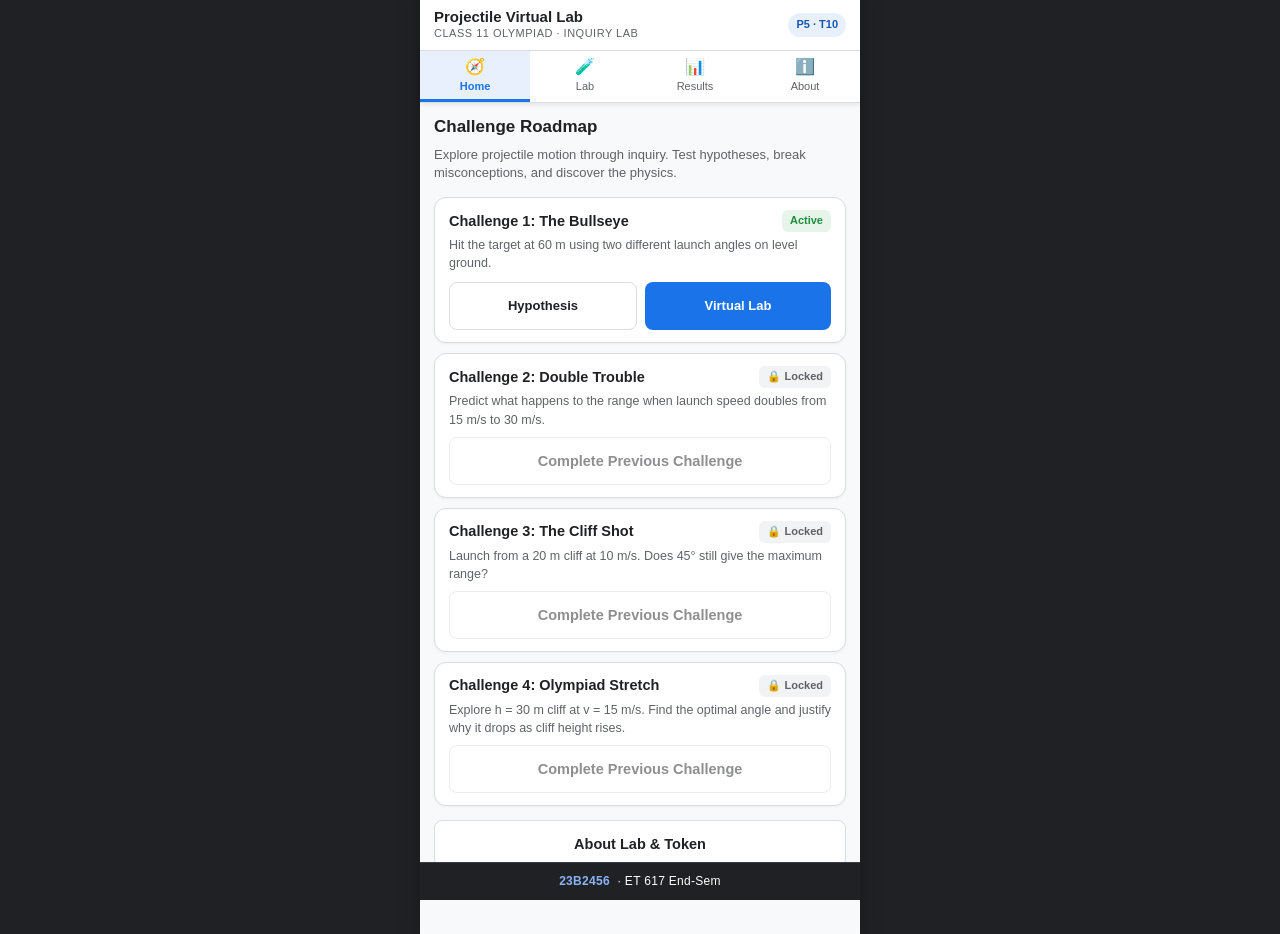
<file: index.html>
<!DOCTYPE html>
<html lang="en">
<head>
  <meta charset="UTF-8">
  <meta name="viewport" content="width=device-width, initial-scale=1.0, maximum-scale=1.0, user-scalable=no">
  <meta name="description" content="Projectile Motion Inquiry Virtual Lab for Class 11 Olympiad Physics">
  <title>Projectile Lab - 23B2456</title>
  <link rel="stylesheet" href="css/style.css">
</head>
<body>
  <div id="app">
    <!-- Top Header & Menu Tab Navigation -->
    <header class="app-top-bar">
      <div class="app-header">
        <div class="app-title-group">
          <h1 id="header-title">Projectile Virtual Lab</h1>
          <div class="sub" id="header-sub">Class 11 Olympiad · Inquiry Lab</div>
        </div>
        <span class="badge-tag" id="header-badge">P5 · T10</span>
      </div>

      <!-- Top Menu Tab Bar -->
      <nav class="top-nav" aria-label="Main Navigation">
        <a href="#/home" class="nav-item" id="nav-home">
          <span class="nav-icon">🧭</span>
          <span>Home</span>
        </a>
        <a href="#/lab/1" class="nav-item" id="nav-lab">
          <span class="nav-icon">🧪</span>
          <span>Lab</span>
        </a>
        <a href="#/results/1" class="nav-item" id="nav-results">
          <span class="nav-icon">📊</span>
          <span>Results</span>
        </a>
        <a href="#/about" class="nav-item" id="nav-about">
          <span class="nav-icon">ℹ️</span>
          <span>About</span>
        </a>
      </nav>
    </header>

    <!-- Main Screens Container -->
    <main>
      <!-- Screen 1: Home (#/home) -->
      <section id="screen-home" class="screen">
        <h2 class="screen-heading">Challenge Roadmap</h2>
        <p class="screen-intro">Explore projectile motion through inquiry. Test hypotheses, break misconceptions, and discover the physics.</p>

        <div id="home-challenge-list">
          <div class="card" id="card-ch1">
            <div class="card-title">
              <span>1. The Bullseye</span>
              <span class="badge-status unlocked">Active</span>
            </div>
            <div class="card-desc">Hit a target at 60 m using two different launch angles on flat ground.</div>
            <a href="#/lab/1" class="btn btn-primary">Enter Challenge 1 Lab</a>
          </div>

          <div class="card" id="card-ch2">
            <div class="card-title">
              <span>2. Double Trouble</span>
              <span class="badge-status">Locked</span>
            </div>
            <div class="card-desc">Predict what happens to the range when launch speed doubles from 15 to 30 m/s.</div>
            <a href="#/lab/2" class="btn btn-secondary">Open Challenge 2 Lab</a>
          </div>

          <div class="card" id="card-ch3">
            <div class="card-title">
              <span>3. The Cliff Shot</span>
              <span class="badge-status">Locked</span>
            </div>
            <div class="card-desc">Launch from a 20 m cliff. Does 45° still give the longest range?</div>
            <a href="#/lab/3" class="btn btn-secondary">Open Challenge 3 Lab</a>
          </div>

          <div class="card" id="card-ch4">
            <div class="card-title">
              <span>4. Olympiad Stretch</span>
              <span class="badge-status">Locked</span>
            </div>
            <div class="card-desc">h = 30 m cliff launch: derive and explain the shifting optimal angle.</div>
            <a href="#/lab/4" class="btn btn-secondary">Open Challenge 4 Lab</a>
          </div>
        </div>

        <div class="btn-row" style="margin-top: 14px;">
          <a href="#/about" class="btn btn-secondary">About Lab &amp; Token</a>
        </div>
      </section>

      <!-- Screen 2: Predict (#/predict or #/predict/:id) -->
      <section id="screen-predict" class="screen">
        <div class="card">
          <div class="card-title">
            <span id="predict-challenge-title">Hypothesis &amp; Prediction</span>
            <span class="badge-tag" id="predict-badge">Step 1 of 3</span>
          </div>
          <p class="card-desc" id="predict-challenge-desc">Form your hypothesis before running the experiment.</p>
        </div>

        <div class="route-placeholder" id="predict-container">
          <strong>Predict Screen Active</strong>
          <p>Learner selects/writes hypothesis and inputs prediction before testing in the Lab.</p>
        </div>

        <div class="btn-row" style="margin-top: 16px;">
          <a href="#/lab/1" class="btn btn-primary" id="predict-proceed-btn">Enter Virtual Lab &rarr;</a>
        </div>
      </section>

      <!-- Screen 3: Lab Screen (#/lab or #/lab/:id) -->
      <section id="screen-lab" class="screen">
        <!-- Challenge Header Badge -->
        <div style="display: flex; justify-content: space-between; align-items: center; margin-bottom: 6px;">
          <span style="font-size: 13.5px; font-weight: 700; color: var(--text-main);" id="lab-challenge-title">Challenge 1: The Bullseye</span>
          <span class="badge-tag">Canvas Lab</span>
        </div>

        <!-- Simulation Canvas -->
        <div class="canvas-card">
          <canvas id="sim-canvas" width="330" height="190"></canvas>
        </div>

        <!-- Notification Toast -->
        <div id="lab-notification" class="lab-toast"></div>

        <!-- Real-time Readouts -->
        <div class="readouts-row">
          <div class="readout-card">
            <div class="readout-label">Range (R)</div>
            <div class="readout-val" id="readout-range">-- m</div>
          </div>
          <div class="readout-card">
            <div class="readout-label">Max Height (H)</div>
            <div class="readout-val" id="readout-height">-- m</div>
          </div>
          <div class="readout-card">
            <div class="readout-label">Flight Time (T)</div>
            <div class="readout-val" id="readout-time">-- s</div>
          </div>
        </div>

        <!-- Thumb-Zone Controls Card (C3: Mobile-First Steppers) -->
        <div class="controls-card">
          <!-- Launch Angle Stepper -->
          <div class="control-group" id="control-group-theta">
            <div class="control-header">
              <span class="control-title">Angle (&theta;)</span>
              <span class="control-value-badge" id="val-theta">45 °</span>
            </div>
            <div class="stepper-row">
              <button type="button" class="btn-stepper" id="btn-minus-theta" aria-label="Decrease Angle by 1 degree">&minus;</button>
              <input type="range" class="var-slider" id="slider-theta" min="0" max="90" step="1" value="45" aria-label="Angle Slider">
              <button type="button" class="btn-stepper" id="btn-plus-theta" aria-label="Increase Angle by 1 degree">&plus;</button>
            </div>
            <div class="lock-note" id="lock-note-theta"></div>
          </div>

          <!-- Launch Speed Stepper -->
          <div class="control-group" id="control-group-v">
            <div class="control-header">
              <span class="control-title">Speed (v)</span>
              <span class="control-value-badge" id="val-v">20 m/s</span>
            </div>
            <div class="stepper-row">
              <button type="button" class="btn-stepper" id="btn-minus-v" aria-label="Decrease Speed by 1 m/s">&minus;</button>
              <input type="range" class="var-slider" id="slider-v" min="5" max="40" step="1" value="20" aria-label="Speed Slider">
              <button type="button" class="btn-stepper" id="btn-plus-v" aria-label="Increase Speed by 1 m/s">&plus;</button>
            </div>
            <div class="lock-note" id="lock-note-v"></div>
          </div>

          <!-- Launch Height Stepper -->
          <div class="control-group" id="control-group-h">
            <div class="control-header">
              <span class="control-title">Cliff Height (h)</span>
              <span class="control-value-badge" id="val-h">0 m</span>
            </div>
            <div class="stepper-row">
              <button type="button" class="btn-stepper" id="btn-minus-h" aria-label="Decrease Height by 1 meter">&minus;</button>
              <input type="range" class="var-slider" id="slider-h" min="0" max="30" step="1" value="0" aria-label="Height Slider">
              <button type="button" class="btn-stepper" id="btn-plus-h" aria-label="Increase Height by 1 meter">&plus;</button>
            </div>
            <div class="lock-note" id="lock-note-h"></div>
          </div>
        </div>

        <!-- Thumb-Zone Primary Action: Launch Button -->
        <div class="launch-bar">
          <button type="button" class="btn btn-launch" id="btn-launch">
            🚀 Launch Projectile
          </button>
        </div>

        <!-- Secondary Actions Row -->
        <div class="btn-row" style="margin-top: 8px;">
          <button type="button" class="btn btn-secondary" id="btn-reset-trials" style="font-size: 13px;">Clear Trials</button>
          <a href="#/results/1" class="btn btn-secondary" id="lab-results-btn" style="font-size: 13px;">Results &rarr;</a>
        </div>
      </section>

      <!-- Screen 4: Results (#/results or #/results/:id) -->
      <section id="screen-results" class="screen">
        <div class="card">
          <div class="card-title">
            <span id="results-title">Trial Results &amp; Data Table</span>
            <span class="badge-tag">Analysis</span>
          </div>
          <p class="card-desc">Compare predictions against experimental data.</p>
        </div>

        <div class="route-placeholder" id="results-container">
          <strong>Results Screen Active</strong>
          <p>Displays trial table, ghost trajectory comparisons, and range-vs-variable plots.</p>
        </div>

        <div class="btn-row" style="margin-top: 16px;">
          <a href="#/support/1" class="btn btn-accent" id="results-support-btn">Check Support Ladder &rarr;</a>
          <a href="#/summary" class="btn btn-primary" id="results-summary-btn">Go to Summary</a>
        </div>
      </section>

      <!-- Screen 5: Support / Revise (#/support or #/support/:id) -->
      <section id="screen-support" class="screen">
        <div class="card">
          <div class="card-title">
            <span id="support-title">Inquiry Support Ladder</span>
            <span class="badge-tag" style="background:#fef7e0; color:#b06000;">Scaffolding</span>
          </div>
          <p class="card-desc">Guided reflection to uncover misconceptions without giving away answers.</p>
        </div>

        <div class="route-placeholder" id="support-container">
          <strong>Support / Revise Screen Active</strong>
          <p>Multi-level support: Gap naming &rarr; Socratic question &rarr; Controlled sweep &rarr; Revise hypothesis.</p>
        </div>

        <div class="btn-row" style="margin-top: 16px;">
          <a href="#/lab/1" class="btn btn-primary" id="support-retest-btn">&larr; Return to Lab &amp; Re-test</a>
        </div>
      </section>

      <!-- Screen 6: Summary (#/summary) -->
      <section id="screen-summary" class="screen">
        <div class="card">
          <div class="card-title">
            <span>Inquiry Journey Summary</span>
            <span class="badge-tag">Progress</span>
          </div>
          <p class="card-desc">Key physical principles discovered during the inquiry.</p>
        </div>

        <div class="route-placeholder" id="summary-container">
          <strong>Summary Screen Active</strong>
          <p>Review completed challenges, synthesized formulas, and unlocked achievements.</p>
        </div>

        <div class="btn-row" style="margin-top: 16px;">
          <a href="#/home" class="btn btn-primary">&larr; Return to Roadmap</a>
        </div>
      </section>

      <!-- Screen 7: About (#/about) -->
      <section id="screen-about" class="screen">
        <div class="card">
          <div class="card-title">
            <span>About This Application</span>
            <span class="badge-tag">ET 617</span>
          </div>
          <p class="card-desc">Built for ET 617 End-Semester Examination.</p>
          <div style="font-size: 13.5px; line-height: 1.6; margin-top: 8px;">
            <p><strong>Candidate Roll No:</strong> 23B2456</p>
            <p><strong>Problem:</strong> P5 Inquiry-based virtual laboratory</p>
            <p><strong>Topic:</strong> T10 Projectile motion (angle &amp; speed vs range)</p>
            <p><strong>Learner:</strong> L6 Olympiad learner (Ananya, 16, Class 11)</p>
            <p><strong>Design Constraint:</strong> C3 Mobile-first, one-handed (360 px width)</p>
          </div>
        </div>

        <!-- C3 One-Hand Mode Note -->
        <div class="card" style="border-left: 4px solid var(--primary);">
          <div class="card-title">
            <span>📱 One-Hand Mode (Constraint C3)</span>
          </div>
          <div style="font-size: 13px; color: var(--text-muted); line-height: 1.55;">
            <p>Designed specifically for <strong>360 px viewport width</strong> with zero horizontal scrolling. Primary controls sit in the lower 40% thumb zone:</p>
            <ul style="padding-left: 18px; margin-top: 6px;">
              <li><strong>Big &plus; / &minus; Steppers:</strong> 48&times;48 px tap targets for easy one-thumb precision without micro-dragging.</li>
              <li><strong>Bottom Action Bar:</strong> 52 px Launch button easily reachable with one thumb.</li>
              <li><strong>Fixed Bottom Navigation:</strong> Switch between Home, Lab, Results, and About using one thumb.</li>
              <li><strong>Zero Hover-Only:</strong> Completely accessible via direct tap with no drag-and-drop required.</li>
            </ul>
          </div>
        </div>

        <div class="card">
          <div class="card-title">
            <span>Physics Model &amp; Assumptions</span>
          </div>
          <div style="font-size: 13px; color: var(--text-muted); line-height: 1.5;">
            <ul style="padding-left: 18px;">
              <li>Ideal projectile motion: <strong>no air resistance</strong>.</li>
              <li>Gravitational acceleration <strong>g = 9.8 m/s²</strong> (uniform, downward).</li>
              <li>Flat landing surface at y = 0. Launch height h &ge; 0.</li>
              <li>Ranges R are measured horizontally from launch x = 0.</li>
            </ul>
          </div>
        </div>

        <!-- AI Functionality Disclosure -->
        <div class="card">
          <div class="card-title">
            <span>🤖 AI Socratic Guide &amp; Safety</span>
          </div>
          <div style="font-size: 13px; color: var(--text-muted); line-height: 1.55;">
            <p>Powered by <strong>Google Gemini REST API</strong> through a Vercel serverless function (<code>/api/feedback</code>). The engine provides Socratic questions (&le; 25 words) without revealing numerical answers. All responses pass through a strict regex-based answer-leak validator, with automatic offline rule-based fallback when offline or without an API key.</p>
          </div>
        </div>

        <!-- Storage & Session Reset -->
        <div class="card">
          <div class="card-title">
            <span>Session &amp; Progress Management</span>
          </div>
          <p class="card-desc">Clear local storage and reset all challenge progress to start fresh.</p>
          <button type="button" class="btn btn-danger-outline" id="btn-reset-all" style="font-size: 13.5px; height: 44px; min-height: 44px;">
            ⚠️ Reset All Progress &amp; Data
          </button>
        </div>

        <div class="btn-row">
          <a href="#/home" class="btn btn-primary">&larr; Back to Challenges</a>
        </div>
      </section>
    </main>

    <!-- Global Footer Visible on EVERY Screen -->
    <footer class="global-footer" id="app-footer">
      <span><strong>23B2456</strong> · ET 617 End-Sem</span>
    </footer>
  </div>

  <!-- Scripts -->
  <script src="js/config.js"></script>
  <script src="js/physics.js"></script>
  <script src="js/content.js"></script>
  <script src="js/validator.js"></script>
  <script src="js/state.js"></script>
  <script src="js/diagnose.js"></script>
  <script src="js/ai.js"></script>
  <script src="js/lab.js"></script>
  <script src="js/app.js"></script>
</body>
</html>
</file>
<file: css/style.css>
/* Projectile Virtual Lab - Mobile-First Styles (Constraint C3: 360px One-Handed) */

:root {
  --primary: #1a73e8;
  --primary-dark: #1557b0;
  --primary-light: #e8f0fe;
  --accent: #e37400;
  --success: #1e8e3e;
  --success-light: #e6f4ea;
  --danger: #d93025;
  --danger-light: #fce8e6;
  --warning: #f9ab00;
  --bg-color: #f8f9fa;
  --surface: #ffffff;
  --text-main: #202124;
  --text-muted: #5f6368;
  --border: #dadce0;
  --border-focus: #1a73e8;
  --top-nav-height: 52px;
  --footer-height: 38px;
  --safe-bottom: calc(var(--footer-height) + 16px);
  --font-family: -apple-system, BlinkMacSystemFont, 'Segoe UI', Roboto, Helvetica, Arial, sans-serif;
}

* {
  box-sizing: border-box;
  margin: 0;
  padding: 0;
  -webkit-tap-highlight-color: transparent;
}

body {
  font-family: var(--font-family);
  background-color: #202124;
  color: var(--text-main);
  line-height: 1.45;
  font-size: 15px;
  display: flex;
  justify-content: center;
  min-height: 100vh;
  overflow-x: hidden;
}

/* App container constrained to 360px - 440px on desktop, 100% on mobile */
#app {
  width: 100%;
  max-width: 440px;
  min-height: 100vh;
  background-color: var(--bg-color);
  display: flex;
  flex-direction: column;
  position: relative;
  box-shadow: 0 0 24px rgba(0, 0, 0, 0.25);
  padding-bottom: var(--safe-bottom);
}

/* Header within top bar */
.app-header {
  background-color: var(--surface);
  border-bottom: 1px solid var(--border);
  padding: 10px 14px;
  display: flex;
  align-items: center;
  justify-content: space-between;
}

.app-title-group h1 {
  font-size: 15px;
  font-weight: 700;
  color: var(--text-main);
  line-height: 1.2;
}

.app-title-group .sub {
  font-size: 11px;
  color: var(--text-muted);
  text-transform: uppercase;
  letter-spacing: 0.5px;
}

.badge-tag {
  background: var(--primary-light);
  color: var(--primary-dark);
  font-size: 11px;
  font-weight: 600;
  padding: 4px 8px;
  border-radius: 12px;
}

/* Main Content Views */
main {
  flex: 1;
  padding: 12px 14px;
}

.screen {
  display: none;
  animation: fadeIn 0.15s ease-in-out;
}

.screen.active {
  display: block;
}

@keyframes fadeIn {
  from { opacity: 0; transform: translateY(4px); }
  to { opacity: 1; transform: translateY(0); }
}

/* Screen Typography & Card Components */
.screen-heading {
  font-size: 17px;
  font-weight: 700;
  margin-bottom: 6px;
  color: var(--text-main);
}

.screen-intro {
  font-size: 13px;
  color: var(--text-muted);
  margin-bottom: 14px;
}

.card {
  background: var(--surface);
  border: 1px solid var(--border);
  border-radius: 12px;
  padding: 12px 14px;
  margin-bottom: 10px;
  box-shadow: 0 1px 3px rgba(0, 0, 0, 0.05);
}

.card-title {
  font-size: 14.5px;
  font-weight: 600;
  margin-bottom: 4px;
  display: flex;
  align-items: center;
  justify-content: space-between;
}

.card-desc {
  font-size: 12.5px;
  color: var(--text-muted);
  margin-bottom: 8px;
}

/* Thumb-Zone Action Buttons (C3: Tap target >= 48px) */
.btn {
  display: inline-flex;
  align-items: center;
  justify-content: center;
  min-height: 48px;
  padding: 0 16px;
  font-size: 14.5px;
  font-weight: 600;
  border-radius: 8px;
  border: none;
  cursor: pointer;
  text-decoration: none;
  user-select: none;
  transition: background-color 0.15s ease, transform 0.05s ease;
  width: 100%;
}

.btn:active {
  transform: scale(0.98);
}

.btn-primary {
  background-color: var(--primary);
  color: #ffffff;
}

.btn-primary:active {
  background-color: var(--primary-dark);
}

.btn-secondary {
  background-color: #ffffff;
  color: var(--text-main);
  border: 1px solid var(--border);
}

.btn-secondary:active {
  background-color: #f1f3f4;
}

.btn-accent {
  background-color: var(--accent);
  color: #ffffff;
}

.btn-danger-outline {
  background-color: transparent;
  color: var(--danger);
  border: 1px solid var(--danger);
}

.btn-danger-outline:active {
  background-color: var(--danger-light);
}

.btn-row {
  display: flex;
  gap: 8px;
  margin-top: 10px;
}

.btn-row .btn {
  flex: 1;
}

/* Status Badges */
.badge-status {
  font-size: 11px;
  font-weight: 600;
  padding: 3px 8px;
  border-radius: 6px;
  background: #f1f3f4;
  color: var(--text-muted);
}

.badge-status.unlocked {
  background: #e6f4ea;
  color: var(--success);
}

.badge-status.completed {
  background: #ceead6;
  color: #0d652d;
}

/* ==================================================== */
/* LAB SCREEN SPECIFIC STYLES (Canvas, Readouts, Controls) */
/* ==================================================== */

.canvas-card {
  background: var(--surface);
  border: 1px solid var(--border);
  border-radius: 12px;
  overflow: hidden;
  margin-bottom: 8px;
  box-shadow: 0 1px 3px rgba(0, 0, 0, 0.06);
}

#sim-canvas {
  width: 100%;
  display: block;
  touch-action: none;
}

/* Readouts Row */
.readouts-row {
  display: grid;
  grid-template-columns: repeat(3, 1fr);
  gap: 6px;
  margin-bottom: 8px;
}

.readout-card {
  background: var(--surface);
  border: 1px solid var(--border);
  border-radius: 8px;
  padding: 6px 8px;
  text-align: center;
}

.readout-label {
  font-size: 10.5px;
  text-transform: uppercase;
  color: var(--text-muted);
  font-weight: 600;
  letter-spacing: 0.3px;
}

.readout-val {
  font-size: 15px;
  font-weight: 700;
  color: var(--primary);
  margin-top: 2px;
}

/* Notification Toast */
.lab-toast {
  display: none;
  background: #202124;
  color: #ffffff;
  font-size: 12.5px;
  font-weight: 500;
  padding: 8px 12px;
  border-radius: 8px;
  margin-bottom: 8px;
  text-align: center;
  transition: opacity 0.2s ease;
}

.lab-toast.visible {
  display: block;
  animation: fadeIn 0.2s ease;
}

.lab-toast.success {
  background: #0d652d;
  color: #ffffff;
}

.lab-toast.info {
  background: #1a73e8;
  color: #ffffff;
}

/* Controls Bottom-Sheet / Container */
.controls-card {
  background: var(--surface);
  border: 1px solid var(--border);
  border-radius: 12px;
  padding: 10px 12px;
  margin-bottom: 8px;
}

.control-group {
  margin-bottom: 8px;
}

.control-group:last-child {
  margin-bottom: 0;
}

.control-header {
  display: flex;
  justify-content: space-between;
  align-items: center;
  margin-bottom: 4px;
}

.control-title {
  font-size: 12.5px;
  font-weight: 600;
  color: var(--text-main);
}

.control-value-badge {
  font-size: 13.5px;
  font-weight: 700;
  color: var(--primary);
}

/* One-Handed Stepper Component */
.stepper-row {
  display: flex;
  align-items: center;
  gap: 8px;
}

.btn-stepper {
  flex: 0 0 54px;
  height: 48px;
  min-height: 48px;
  border-radius: 8px;
  border: 1px solid var(--border);
  background: #f8f9fa;
  color: var(--text-main);
  font-size: 20px;
  font-weight: 600;
  display: flex;
  align-items: center;
  justify-content: center;
  cursor: pointer;
  touch-action: manipulation;
  user-select: none;
}

.btn-stepper:active:not(:disabled) {
  background: #e8eaed;
  transform: scale(0.96);
}

.btn-stepper:disabled {
  opacity: 0.35;
  cursor: not-allowed;
}

/* Secondary Range Slider */
.var-slider {
  flex: 1;
  height: 36px;
  accent-color: var(--primary);
  cursor: pointer;
}

.var-slider:disabled {
  opacity: 0.35;
  cursor: not-allowed;
}

.lock-note {
  font-size: 11px;
  color: #b06000;
  margin-top: 2px;
  font-weight: 500;
  display: none;
}

.locked-var .control-title {
  color: var(--text-muted);
}

.locked-var .control-value-badge {
  color: var(--text-muted);
}

/* Launch Action Bar (Thumb-Zone Priority) */
.launch-bar {
  margin-top: 4px;
}

.btn-launch {
  height: 52px;
  min-height: 52px;
  font-size: 16px;
  font-weight: 700;
  letter-spacing: 0.5px;
  background: var(--primary);
  color: #ffffff;
  border-radius: 10px;
  box-shadow: 0 2px 6px rgba(26, 115, 232, 0.3);
}

.btn-launch:active {
  background: var(--primary-dark);
  box-shadow: 0 1px 3px rgba(26, 115, 232, 0.4);
}

/* Top Header & Navigation Container (Sticky at top of phone) */
.app-top-bar {
  position: sticky;
  top: 0;
  z-index: 100;
  background-color: var(--surface);
  box-shadow: 0 2px 5px rgba(0, 0, 0, 0.08);
}

.app-header {
  background-color: var(--surface);
  border-bottom: 1px solid var(--border);
  padding: 8px 14px;
  display: flex;
  align-items: center;
  justify-content: space-between;
}

/* Top Navigation Tab Bar */
.top-nav, .bottom-nav {
  width: 100%;
  height: var(--top-nav-height);
  background: var(--surface);
  border-bottom: 1px solid var(--border);
  display: flex;
  justify-content: space-around;
  align-items: center;
  position: relative;
}

.nav-item {
  flex: 1;
  display: flex;
  flex-direction: column;
  align-items: center;
  justify-content: center;
  height: 100%;
  min-height: 48px;
  text-decoration: none;
  color: var(--text-muted);
  font-size: 11px;
  font-weight: 500;
  transition: all 0.15s ease;
  border-bottom: 3px solid transparent;
}

.nav-item .nav-icon {
  font-size: 16px;
  margin-bottom: 1px;
}

.nav-item.active {
  color: var(--primary);
  font-weight: 700;
  border-bottom: 3px solid var(--primary);
  background: var(--primary-light);
}

/* Identity Footer on EVERY screen */
.global-footer {
  position: fixed;
  bottom: 0;
  left: 50%;
  transform: translateX(-50%);
  width: 100%;
  max-width: 440px;
  height: var(--footer-height);
  background: #202124;
  color: #ffffff;
  display: flex;
  align-items: center;
  justify-content: center;
  font-size: 12px;
  letter-spacing: 0.3px;
  font-weight: 500;
  z-index: 101;
  border-top: 1px solid #3c4043;
}

.global-footer strong {
  color: #8ab4f8;
  margin-right: 4px;
}

/* Placeholder box */
.route-placeholder {
  background: #ffffff;
  border: 1px dashed var(--border);
  border-radius: 8px;
  padding: 16px;
  text-align: center;
  margin-top: 12px;
}

.route-placeholder p {
  color: var(--text-muted);
  font-size: 13px;
  margin-top: 6px;
}


/* ==================================================== */
/* PREDICT SCREEN & FORM STYLES */
/* ==================================================== */

.predict-form {
  margin-top: 10px;
}

.mcq-option-list {
  display: flex;
  flex-direction: column;
  gap: 8px;
  margin: 12px 0;
}

.mcq-option {
  display: flex;
  align-items: center;
  gap: 10px;
  background: #ffffff;
  border: 1.5px solid var(--border);
  border-radius: 8px;
  padding: 12px 14px;
  cursor: pointer;
  font-size: 14px;
  font-weight: 500;
  transition: all 0.15s ease;
  user-select: none;
  min-height: 48px;
}

.mcq-option:active {
  background: var(--primary-light);
}

.mcq-option.selected {
  border-color: var(--primary);
  background: var(--primary-light);
  color: var(--primary-dark);
  font-weight: 600;
}

.mcq-option input[type="radio"] {
  accent-color: var(--primary);
  width: 18px;
  height: 18px;
}

.numeric-input-group {
  display: flex;
  align-items: center;
  gap: 8px;
  margin: 14px 0;
}

.num-input {
  flex: 1;
  height: 48px;
  border: 1.5px solid var(--border);
  border-radius: 8px;
  padding: 0 14px;
  font-size: 16px;
  font-weight: 600;
  color: var(--text-main);
  outline: none;
}

.num-input:focus {
  border-color: var(--border-focus);
}

.unit-addon {
  font-size: 15px;
  font-weight: 600;
  color: var(--text-muted);
  min-width: 30px;
}

.baseline-box {
  background: #f1f3f4;
  border-left: 4px solid var(--primary);
  border-radius: 6px;
  padding: 10px 12px;
  font-size: 13px;
  margin-bottom: 12px;
  line-height: 1.45;
}

/* ==================================================== */
/* RESULTS SCREEN & TRIAL TABLE */
/* ==================================================== */

.table-responsive {
  width: 100%;
  overflow-x: auto;
  margin-top: 8px;
  border-radius: 8px;
  border: 1px solid var(--border);
}

.trial-table {
  width: 100%;
  border-collapse: collapse;
  font-size: 12.5px;
  text-align: center;
  background: #ffffff;
}

.trial-table th {
  background: #f1f3f4;
  padding: 8px 6px;
  font-weight: 600;
  color: var(--text-muted);
  border-bottom: 1px solid var(--border);
}

.trial-table td {
  padding: 8px 6px;
  border-bottom: 1px solid #edf0f2;
  color: var(--text-main);
}

.trial-table tr.highlight-hit td {
  background-color: #e6f4ea;
  font-weight: 700;
  color: #0d652d;
}

/* Mini Bar Chart for Trials */
.mini-chart {
  display: flex;
  flex-direction: column;
  gap: 6px;
  margin: 12px 0;
}

.chart-bar-row {
  display: flex;
  align-items: center;
  gap: 8px;
  font-size: 11.5px;
}

.chart-label {
  flex: 0 0 60px;
  font-weight: 600;
  color: var(--text-muted);
  text-align: right;
}

.chart-bar-bg {
  flex: 1;
  height: 20px;
  background: #f1f3f4;
  border-radius: 4px;
  overflow: hidden;
  position: relative;
}

.chart-bar-fill {
  height: 100%;
  background: var(--primary);
  border-radius: 4px;
  transition: width 0.3s ease;
}

.chart-bar-fill.hit {
  background: var(--success);
}

.chart-val {
  flex: 0 0 45px;
  font-weight: 700;
  color: var(--text-main);
}

.spot-flaw-card {
  border: 1.5px dashed var(--accent);
  background: #fff8e1;
}


/* ==================================================== */
/* SUPPORT LADDER & SCAFFOLDING STYLES */
/* ==================================================== */

.ladder-stepper-nav {
  display: flex;
  justify-content: space-between;
  margin-bottom: 12px;
  background: #ffffff;
  padding: 8px 10px;
  border-radius: 8px;
  border: 1px solid var(--border);
}

.ladder-step-indicator {
  display: flex;
  align-items: center;
  gap: 4px;
  font-size: 11.5px;
  font-weight: 600;
  color: var(--text-muted);
}

.ladder-step-indicator.active {
  color: var(--primary);
}

.ladder-step-indicator.done {
  color: var(--success);
}

.ladder-step-circle {
  width: 20px;
  height: 20px;
  border-radius: 50%;
  background: #e8eaed;
  display: flex;
  align-items: center;
  justify-content: center;
  font-size: 10px;
}

.ladder-step-indicator.active .ladder-step-circle {
  background: var(--primary);
  color: #ffffff;
}

.ladder-step-indicator.done .ladder-step-circle {
  background: var(--success);
  color: #ffffff;
}

.socratic-box {
  background: #fef7e0;
  border-left: 4px solid var(--warning);
  border-radius: 8px;
  padding: 12px 14px;
  margin: 10px 0;
  font-size: 13.5px;
  line-height: 1.55;
  color: #372b02;
}

.harder-followup-card {
  background: #f3e8fd;
  border-left: 4px solid #8430ce;
  border-radius: 8px;
  padding: 12px 14px;
  margin: 10px 0;
  text-align: left;
}

.harder-followup-title {
  font-size: 13.5px;
  font-weight: 700;
  color: #581694;
  margin-bottom: 4px;
}

.harder-followup-text {
  font-size: 13px;
  line-height: 1.5;
  color: #2e1065;
}

/* Range-vs-Variable Chart Container */
.sweep-graph-container {
  background: #ffffff;
  border: 1px solid var(--border);
  border-radius: 8px;
  padding: 10px;
  margin: 10px 0;
  position: relative;
}

.sweep-svg {
  width: 100%;
  height: 160px;
  display: block;
}

.sweep-legend {
  display: flex;
  justify-content: space-between;
  font-size: 11px;
  color: var(--text-muted);
  margin-top: 4px;
  padding: 0 4px;
}

/* Discovery Principles Card on Summary */
.principle-item {
  display: flex;
  gap: 10px;
  padding: 10px 0;
  border-bottom: 1px solid #edf0f2;
}

.principle-item:last-child {
  border-bottom: none;
}

.principle-icon {
  font-size: 20px;
  flex: 0 0 28px;
}

.principle-content h4 {
  font-size: 13.5px;
  font-weight: 700;
  color: var(--text-main);
  margin-bottom: 2px;
}

.principle-content p {
  font-size: 12.5px;
  color: var(--text-muted);
  line-height: 1.45;
}
</file>
